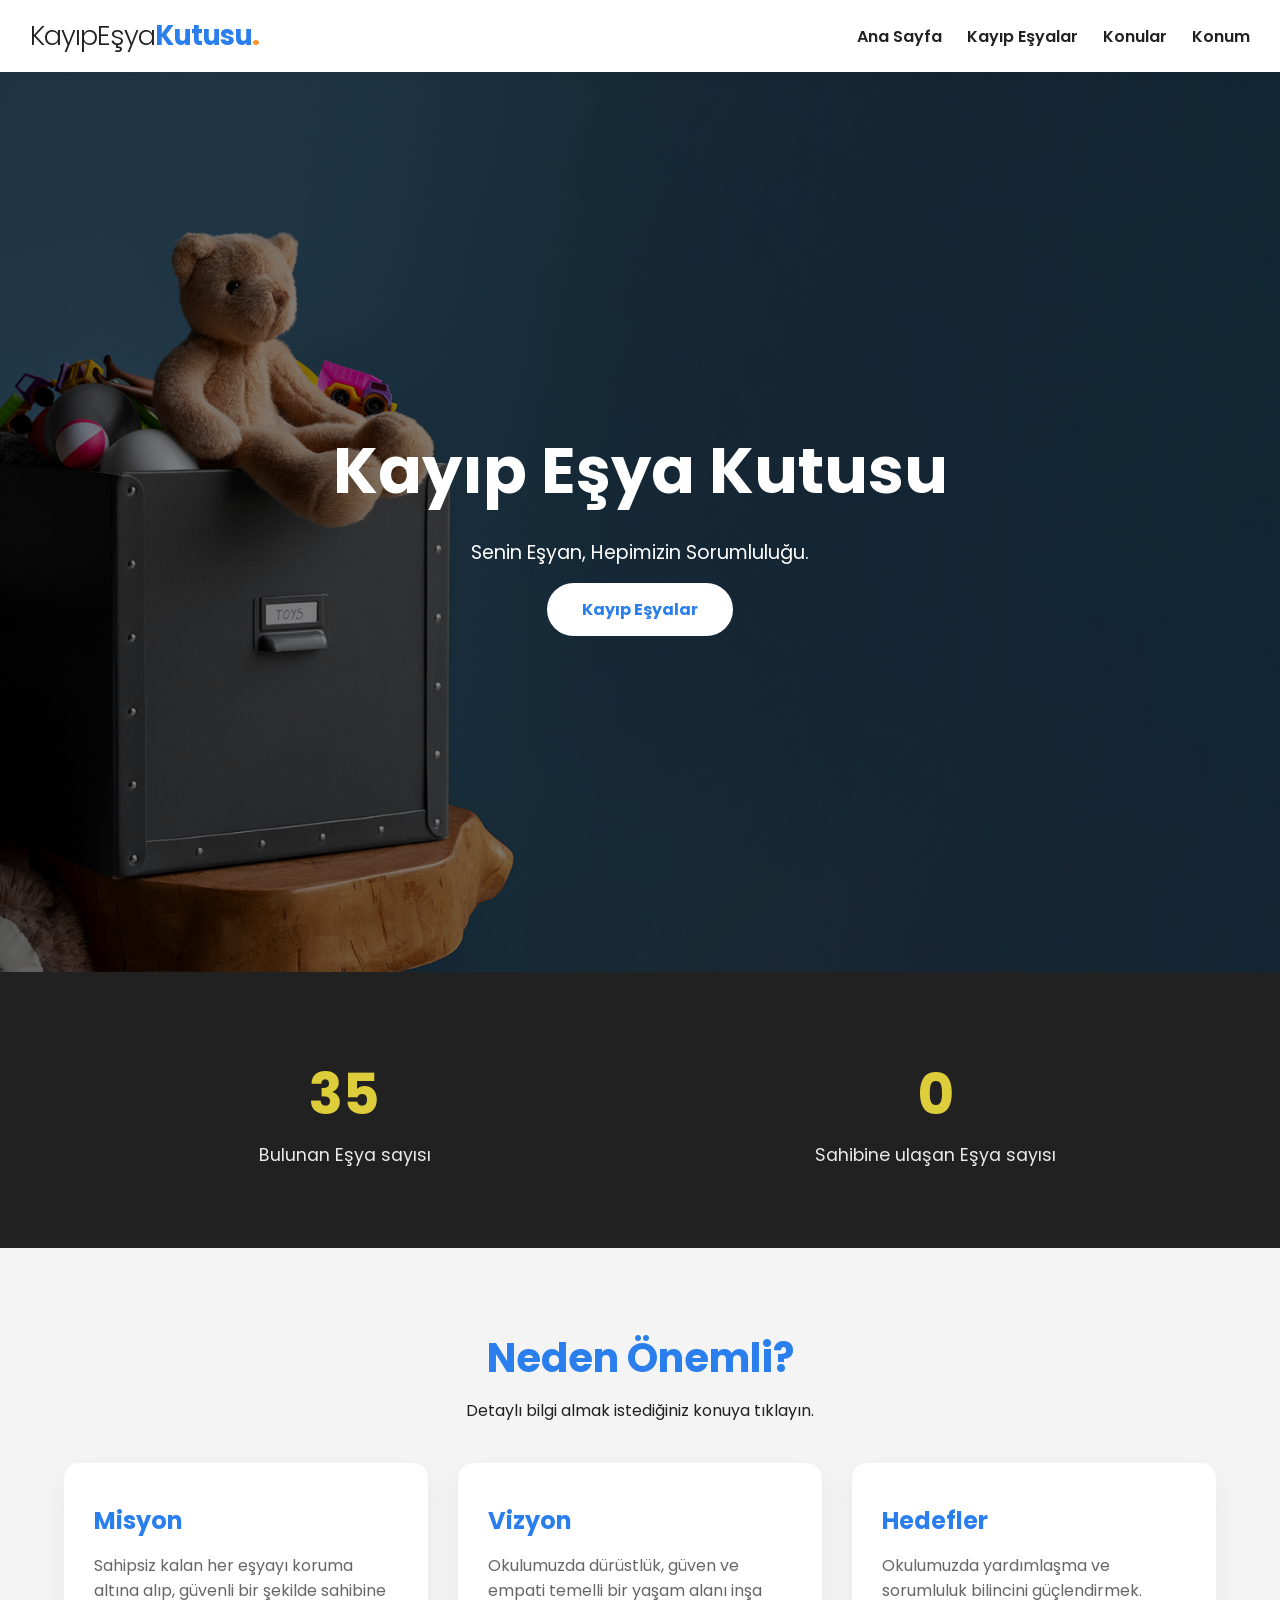
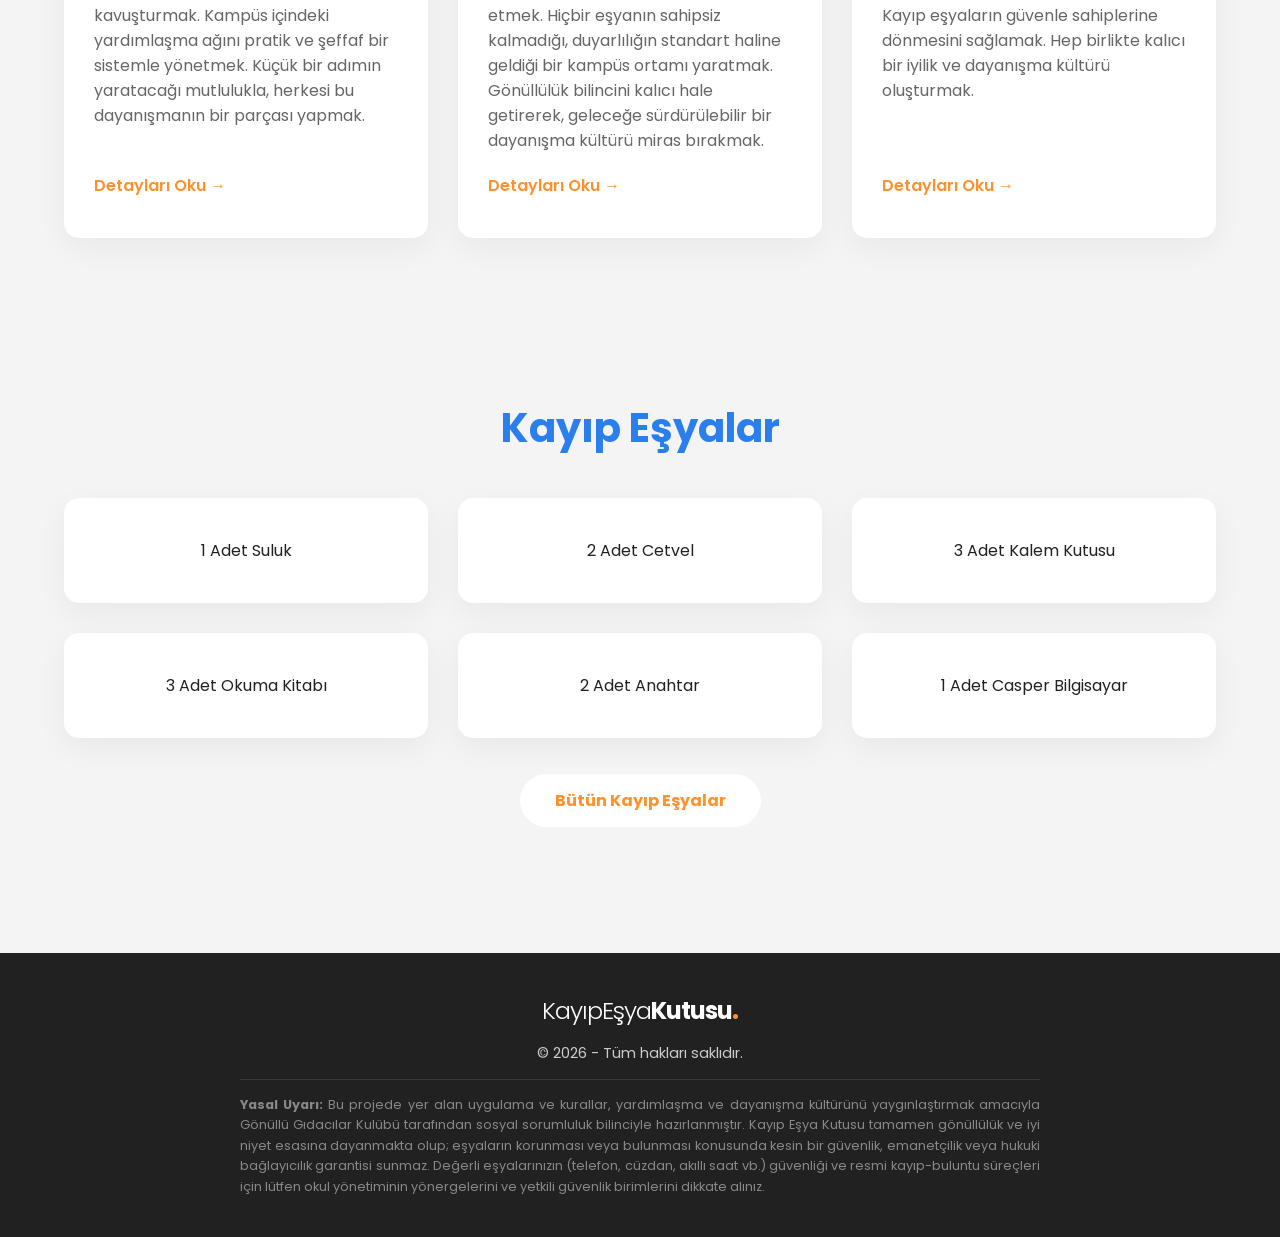
<file: index.html>
<!doctype html>
<html lang="tr">
  <head>
    <meta charset="UTF-8" />
    <meta name="viewport" content="width=device-width, initial-scale=1.0" />
    <title>Kayıp Eşya Kutusu</title>
    <link
      href="https://fonts.googleapis.com/css2?family=Poppins:wght@300;400;600;700&display=swap"
      rel="stylesheet"
    />
    <link rel="stylesheet" href="style.css" />
  </head>
  <body>
    <header class="navbar">
      <div class="logo">
        <a href="index.html">
          <span class="font-light">KayıpEşya</span>Kutusu<span class="dot"
            >.</span
          >
        </a>
      </div>

      <button class="hamburger" id="hamburger">☰</button>

      <nav id="navMenu">
        <ul class="nav-links">
          <li><a href="index.html">Ana Sayfa</a></li>
          <li><a href="kayipesyalar.html">Kayıp Eşyalar</a></li>
          <li><a href="index.html#farkindalik">Konular</a></li>
          <li><a href="konum.html">Konum</a></li>
        </ul>
      </nav>
    </header>

    <section class="hero-advanced"
  
    >
      <div class="hero-content fade-in">
        <h1>Kayıp Eşya Kutusu</h1>
        <p>Senin Eşyan, Hepimizin Sorumluluğu.</p>
        <a href="kayipesyalar.html" class="btn-primary">Kayıp Eşyalar</a>
      </div>
    </section>

    <section class="stats-section fade-in">
      <div class="stats-container">
        <div class="stat-box">
          <div class="stat-number" data-target="78">0</div>
          <p>Bulunan Eşya sayısı</p>
        </div>
        <div class="stat-box">
          <div class="stat-number" data-target="0">0</div>
          <p>Sahibine ulaşan Eşya sayısı</p>
        </div>
      </div>
    </section>

    <section id="farkindalik" class="topics-grid">
      <div class="section-title fade-in">
        <h2>Neden Önemli?</h2>
        <p>Detaylı bilgi almak istediğiniz konuya tıklayın.</p>
      </div>

      <div class="cards-container">
        <a href="misyon.html" class="topic-card slide-up">
          <h3>Misyon</h3>
          <p>
            Sahipsiz kalan her eşyayı koruma altına alıp, güvenli bir şekilde
            sahibine kavuşturmak. Kampüs içindeki yardımlaşma ağını pratik ve
            şeffaf bir sistemle yönetmek. Küçük bir adımın yaratacağı
            mutlulukla, herkesi bu dayanışmanın bir parçası yapmak.
          </p>
          <span class="read-more">Detayları Oku &rarr;</span>
        </a>

        <a
          href="vizyon.html"
          class="topic-card slide-up"
          style="transition-delay: 0.1s"
        >
          <h3>Vizyon</h3>
          <p>
            Okulumuzda dürüstlük, güven ve empati temelli bir yaşam alanı inşa
            etmek. Hiçbir eşyanın sahipsiz kalmadığı, duyarlılığın standart
            haline geldiği bir kampüs ortamı yaratmak. Gönüllülük bilincini
            kalıcı hale getirerek, geleceğe sürdürülebilir bir dayanışma kültürü
            miras bırakmak.
          </p>
          <span class="read-more">Detayları Oku &rarr;</span>
        </a>

        <a
          href="hedefler.html"
          class="topic-card slide-up"
          style="transition-delay: 0.2s"
        >
          <h3>Hedefler</h3>
          <p>
            Okulumuzda yardımlaşma ve sorumluluk bilincini güçlendirmek. Kayıp
            eşyaların güvenle sahiplerine dönmesini sağlamak. Hep birlikte
            kalıcı bir iyilik ve dayanışma kültürü oluşturmak.
          </p>
          <span class="read-more">Detayları Oku &rarr;</span>
        </a>
      </div>
    </section>

    <!-- Kayıp Eşyalar -->

    <section id="kayipEsyalar" class="topics-grid">
      <div class="section-title fade-in">
        <h2>Kayıp Eşyalar</h2>
      </div>

      <div class="cards-container">
        <!-- <div class="esyalar-card slide-up"> -->
           <div class="esyalar-card slide-up">
            <p>1 Adet Suluk</p>
          </div>
          <div class="esyalar-card slide-up">
            <p>2 Adet Cetvel</p>
          </div>
          <div class="esyalar-card slide-up">
            <p>3 Adet Kalem Kutusu</p>
          </div>
          <div class="esyalar-card slide-up">
            <p>3 Adet Okuma Kitabı</p>
          </div>
          <div class="esyalar-card slide-up">
            <p>2 Adet Anahtar</p>
          </div>
          <div class="esyalar-card slide-up">
            <p>1 Adet Casper Bilgisayar</p>
          </div>
        <!-- </div> -->
      </div>

      <div style="margin-top: 50px;">
        <a class="btn-primary" href="kayipesyalar.html">Bütün Kayıp Eşyalar</a>
      </div>
    </section>

    <!-- Kayıp Eşyalar -->

    <footer class="site-footer">
      <div class="footer-content">
        <div class="footer-logo">
          <span class="font-light">KayıpEşya</span>Kutusu<span class="dot"
            >.</span
          >
        </div>
        <p class="copyright">&copy; 2026 - Tüm hakları saklıdır.</p>
        <p class="disclaimer">
          <strong>Yasal Uyarı:</strong> Bu projede yer alan uygulama ve
          kurallar, yardımlaşma ve dayanışma kültürünü yaygınlaştırmak amacıyla
          Gönüllü Gıdacılar Kulübü tarafından sosyal sorumluluk bilinciyle
          hazırlanmıştır. Kayıp Eşya Kutusu tamamen gönüllülük ve iyi niyet
          esasına dayanmakta olup; eşyaların korunması veya bulunması konusunda
          kesin bir güvenlik, emanetçilik veya hukuki bağlayıcılık garantisi
          sunmaz. Değerli eşyalarınızın (telefon, cüzdan, akıllı saat vb.)
          güvenliği ve resmi kayıp-buluntu süreçleri için lütfen okul
          yönetiminin yönergelerini ve yetkili güvenlik birimlerini dikkate
          alınız.
        </p>
      </div>
    </footer>

    <script src="script.js"></script>
  </body>
</html>
</file>
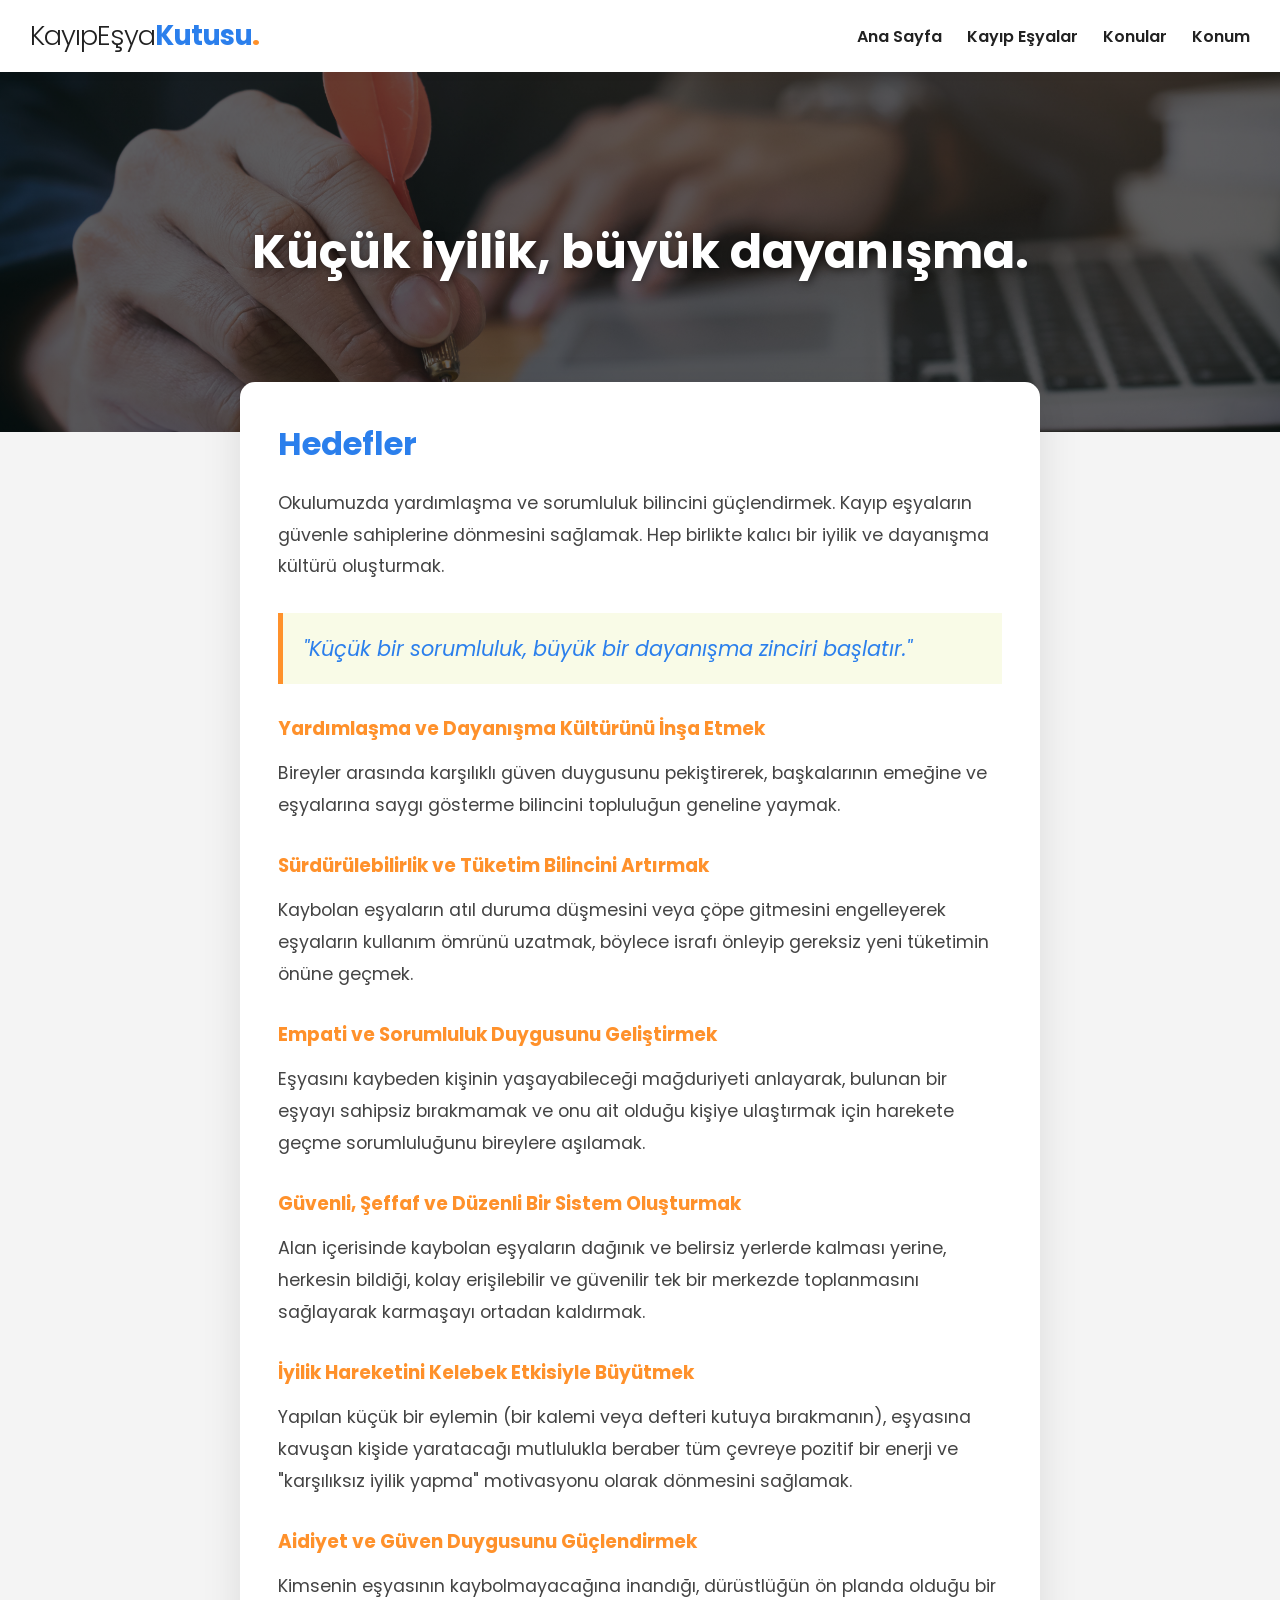
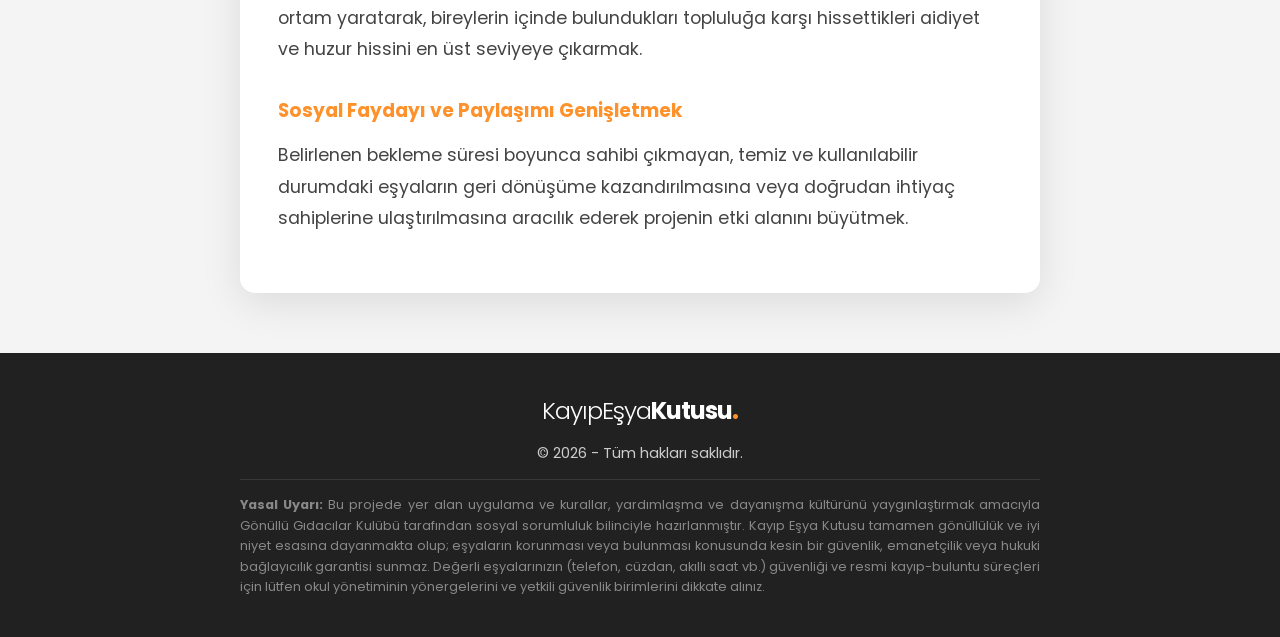
<file: hedefler.html>
<!doctype html>
<html lang="tr">
  <head>
    <meta charset="UTF-8" />
    <meta name="viewport" content="width=device-width, initial-scale=1.0" />
    <title>Kayıp Eşya Kutusu</title>
    <link
      href="https://fonts.googleapis.com/css2?family=Poppins:wght@300;400;600;700&display=swap"
      rel="stylesheet"
    />
    <link rel="stylesheet" href="style.css" />
  </head>
  <body>
   <header class="navbar">
      <div class="logo">
        <a href="index.html">
          <span class="font-light">KayıpEşya</span>Kutusu<span class="dot"
            >.</span
          >
        </a>
      </div>

      <button class="hamburger" id="hamburger">☰</button>

      <nav id="navMenu">
        <ul class="nav-links">
                   <li><a href="index.html">Ana Sayfa</a></li>
          <li><a href="kayipesyalar.html">Kayıp Eşyalar</a></li>
          <li><a href="index.html#farkindalik">Konular</a></li>
          <li><a href="konum.html">Konum</a></li>
        </ul>
      </nav>
    </header>

    <section
      class="page-header"
      style="
        background-image:
          linear-gradient(rgba(0, 0, 0, 0.6), rgba(0, 0, 0, 0.6)),
          url(images/hedef.jpg);
      "
    >
      <h1 class="fade-in">Küçük iyilik, büyük dayanışma.</h1>
    </section>

    <main class="reading-container slide-up">
      <article class="detailed-text">
        <h2>Hedefler</h2>
        <p>
          Okulumuzda yardımlaşma ve sorumluluk bilincini güçlendirmek. Kayıp
          eşyaların güvenle sahiplerine dönmesini sağlamak. Hep birlikte kalıcı
          bir iyilik ve dayanışma kültürü oluşturmak.
        </p>

        <blockquote>
          "Küçük bir sorumluluk, büyük bir dayanışma zinciri başlatır."
        </blockquote>

        <h3>Yardımlaşma ve Dayanışma Kültürünü İnşa Etmek</h3>
        <p>
          Bireyler arasında karşılıklı güven duygusunu pekiştirerek,
          başkalarının emeğine ve eşyalarına saygı gösterme bilincini topluluğun
          geneline yaymak.
        </p>

        <h3>Sürdürülebilirlik ve Tüketim Bilincini Artırmak</h3>
        <p>
          Kaybolan eşyaların atıl duruma düşmesini veya çöpe gitmesini
          engelleyerek eşyaların kullanım ömrünü uzatmak, böylece israfı önleyip
          gereksiz yeni tüketimin önüne geçmek.
        </p>

        <h3>Empati ve Sorumluluk Duygusunu Geliştirmek</h3>
        <p>
          Eşyasını kaybeden kişinin yaşayabileceği mağduriyeti anlayarak,
          bulunan bir eşyayı sahipsiz bırakmamak ve onu ait olduğu kişiye
          ulaştırmak için harekete geçme sorumluluğunu bireylere aşılamak.
        </p>

        <h3>Güvenli, Şeffaf ve Düzenli Bir Sistem Oluşturmak</h3>
        <p>
          Alan içerisinde kaybolan eşyaların dağınık ve belirsiz yerlerde
          kalması yerine, herkesin bildiği, kolay erişilebilir ve güvenilir tek
          bir merkezde toplanmasını sağlayarak karmaşayı ortadan kaldırmak.
        </p>

        <h3>İyilik Hareketini Kelebek Etkisiyle Büyütmek</h3>
        <p>
          Yapılan küçük bir eylemin (bir kalemi veya defteri kutuya bırakmanın),
          eşyasına kavuşan kişide yaratacağı mutlulukla beraber tüm çevreye
          pozitif bir enerji ve "karşılıksız iyilik yapma" motivasyonu olarak
          dönmesini sağlamak.
        </p>

        <h3>Aidiyet ve Güven Duygusunu Güçlendirmek</h3>
        <p>
          Kimsenin eşyasının kaybolmayacağına inandığı, dürüstlüğün ön planda
          olduğu bir ortam yaratarak, bireylerin içinde bulundukları topluluğa
          karşı hissettikleri aidiyet ve huzur hissini en üst seviyeye çıkarmak.
        </p>

        <h3>Sosyal Faydayı ve Paylaşımı Genişletmek</h3>
        <p>
          Belirlenen bekleme süresi boyunca sahibi çıkmayan, temiz ve
          kullanılabilir durumdaki eşyaların geri dönüşüme kazandırılmasına veya
          doğrudan ihtiyaç sahiplerine ulaştırılmasına aracılık ederek projenin
          etki alanını büyütmek.
        </p>
      </article>
    </main>

    <footer class="site-footer">
      <div class="footer-content">
        <div class="footer-logo">
          <span class="font-light">KayıpEşya</span>Kutusu<span class="dot"
            >.</span
          >
        </div>
        <p class="copyright">&copy; 2026 - Tüm hakları saklıdır.</p>
        <p class="disclaimer">
          <strong>Yasal Uyarı:</strong> Bu projede yer alan uygulama ve
          kurallar, yardımlaşma ve dayanışma kültürünü yaygınlaştırmak amacıyla
          Gönüllü Gıdacılar Kulübü tarafından sosyal sorumluluk bilinciyle
          hazırlanmıştır. Kayıp Eşya Kutusu tamamen gönüllülük ve iyi niyet
          esasına dayanmakta olup; eşyaların korunması veya bulunması konusunda
          kesin bir güvenlik, emanetçilik veya hukuki bağlayıcılık garantisi
          sunmaz. Değerli eşyalarınızın (telefon, cüzdan, akıllı saat vb.)
          güvenliği ve resmi kayıp-buluntu süreçleri için lütfen okul
          yönetiminin yönergelerini ve yetkili güvenlik birimlerini dikkate
          alınız.
        </p>
      </div>
    </footer>

    <script src="script.js"></script>
  </body>
</html>
</file>
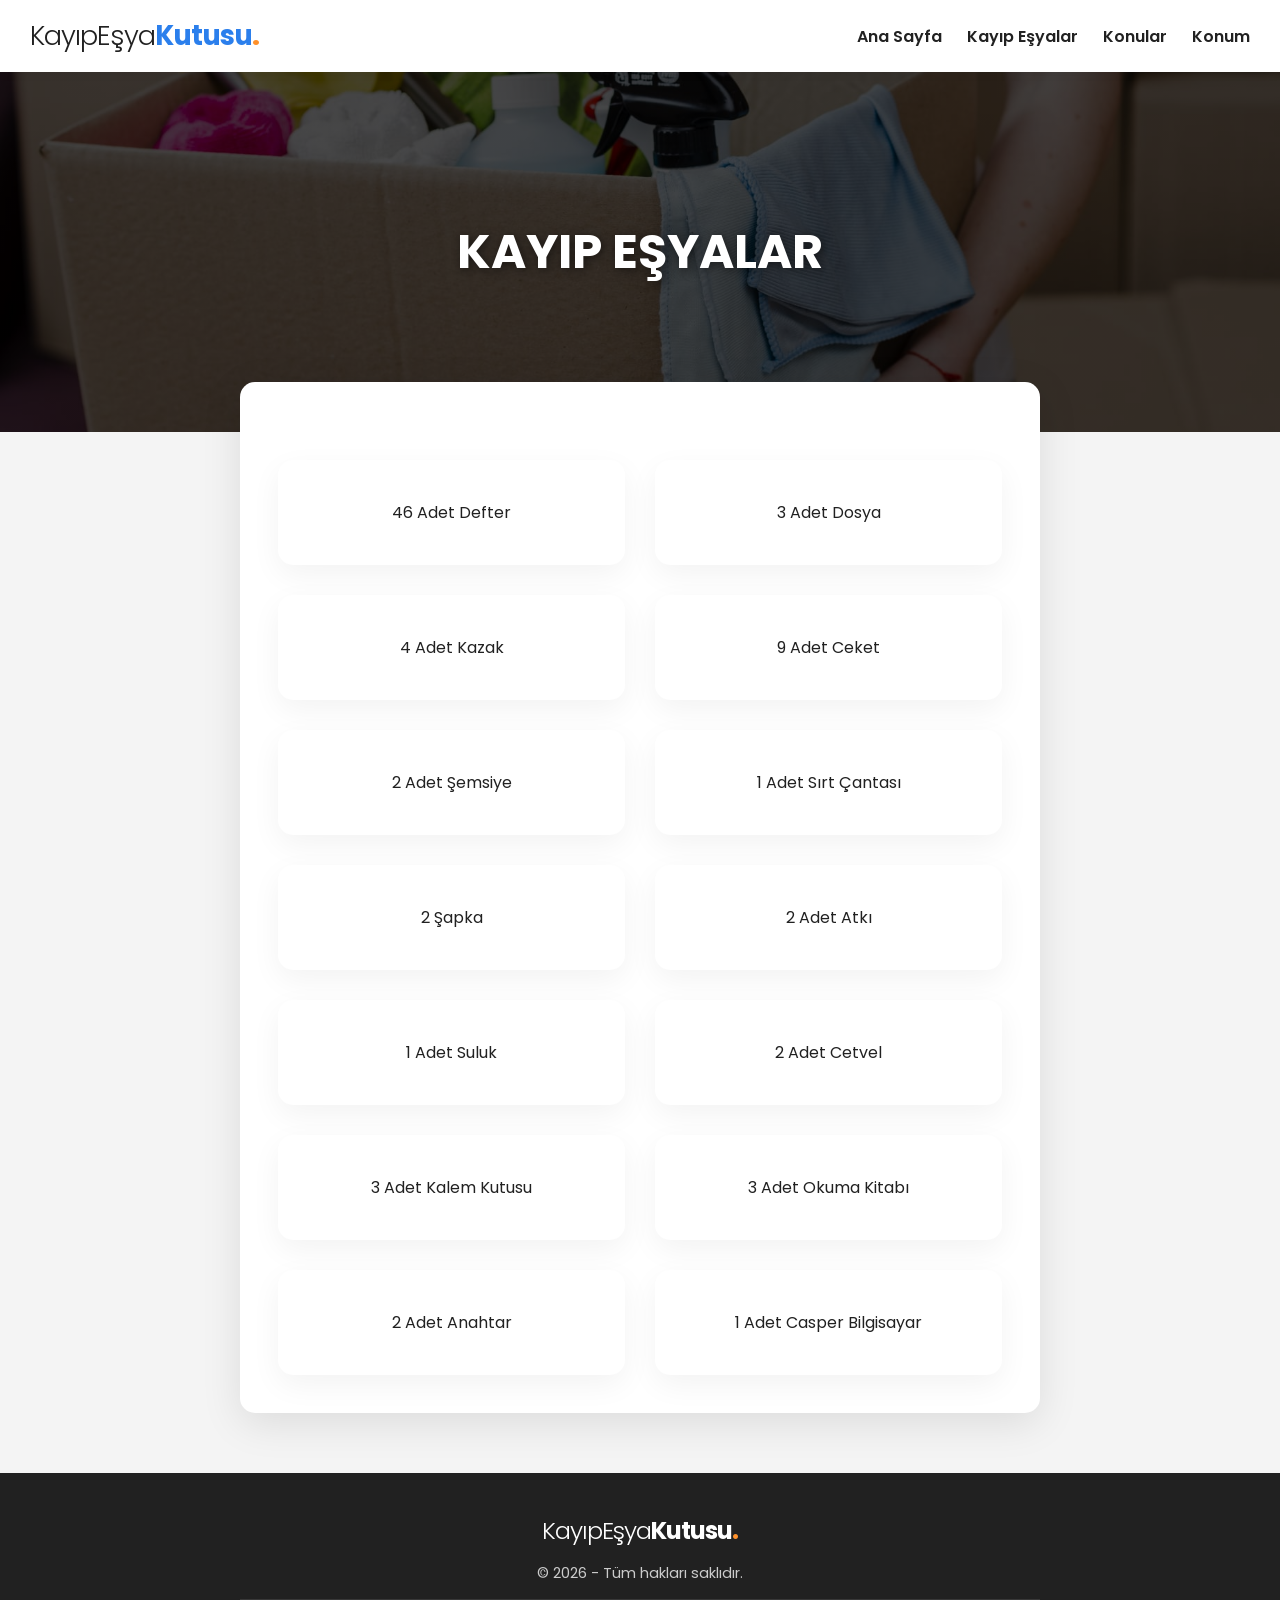
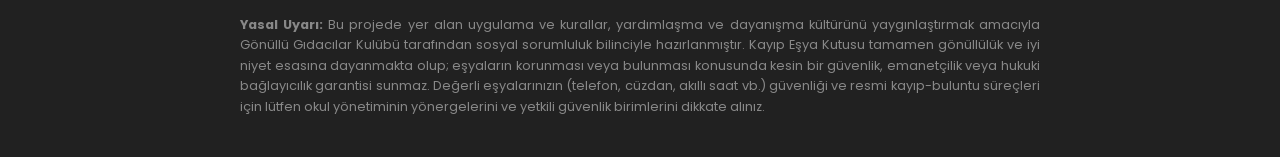
<file: kayipesyalar.html>
<!doctype html>
<html lang="tr">
  <head>
    <meta charset="UTF-8" />
    <meta name="viewport" content="width=device-width, initial-scale=1.0" />
    <title>Kayıp Eşya Kutusu</title>
    <link
      href="https://fonts.googleapis.com/css2?family=Poppins:wght@300;400;600;700&display=swap"
      rel="stylesheet"
    />
    <link rel="stylesheet" href="style.css" />
  </head>
  <body>
    <header class="navbar">
      <div class="logo">
        <a href="index.html">
          <span class="font-light">KayıpEşya</span>Kutusu<span class="dot"
            >.</span
          >
        </a>
      </div>

      <button class="hamburger" id="hamburger">☰</button>

      <nav id="navMenu">
        <ul class="nav-links">
            <li><a href="index.html">Ana Sayfa</a></li>
          <li><a href="kayipesyalar.html">Kayıp Eşyalar</a></li>
          <li><a href="index.html#farkindalik">Konular</a></li>
          <li><a href="konum.html">Konum</a></li>
        </ul>
      </nav>
    </header>

    <section
      class="page-header"
      style="
        background-image:
          linear-gradient(rgba(0, 0, 0, 0.7), rgba(0, 0, 0, 0.7)),
          url(images/kayipesyasayfa.jpeg);
      "
    >
      <h1 class="fade-in">KAYIP EŞYALAR</h1>
    </section>

    <main class="reading-container slide-up">
      <!-- <article class="detailed-text">
        <h2>Konum</h2>
        <p>
          Kayıp eşya kutumuzu Mühendislik ve Doğa Bilimleri Fakültesi C Blok 1.
          kat merdivenlerinin hemen yanında bulabilirsin!
        </p>

        <hr style="border: 0; border-top: 1px solid #eee; margin: 30px 0" />
      </article> -->

      <section id="kayipEsyalar">
        <div class="cards-container">
          <div class="esyalar-card slide-up">
            <p>46 Adet Defter</p>
          </div>
          <div class="esyalar-card slide-up">
            <p>3 Adet Dosya</p>
          </div>
          <div class="esyalar-card slide-up">
            <p>4 Adet Kazak</p>
          </div>
          <div class="esyalar-card slide-up">
            <p>9 Adet Ceket</p>
          </div>
          <div class="esyalar-card slide-up">
            <p>2 Adet Şemsiye</p>
          </div>
          <div class="esyalar-card slide-up">
            <p>1 Adet Sırt Çantası</p>
          </div>
          <div class="esyalar-card slide-up">
            <p>2 Şapka</p>
          </div>
          <div class="esyalar-card slide-up">
            <p>2 Adet Atkı</p>
          </div>
          <div class="esyalar-card slide-up">
            <p>1 Adet Suluk</p>
          </div>
          <div class="esyalar-card slide-up">
            <p>2 Adet Cetvel</p>
          </div>
          <div class="esyalar-card slide-up">
            <p>3 Adet Kalem Kutusu</p>
          </div>
          <div class="esyalar-card slide-up">
            <p>3 Adet Okuma Kitabı</p>
          </div>
          <div class="esyalar-card slide-up">
            <p>2 Adet Anahtar</p>
          </div>
          <div class="esyalar-card slide-up">
            <p>1 Adet Casper Bilgisayar</p>
          </div>
        </div>
      </section>
    </main>

    <footer class="site-footer">
      <div class="footer-content">
        <div class="footer-logo">
          <span class="font-light">KayıpEşya</span>Kutusu<span class="dot"
            >.</span
          >
        </div>
        <p class="copyright">&copy; 2026 - Tüm hakları saklıdır.</p>
        <p class="disclaimer">
          <strong>Yasal Uyarı:</strong> Bu projede yer alan uygulama ve
          kurallar, yardımlaşma ve dayanışma kültürünü yaygınlaştırmak amacıyla
          Gönüllü Gıdacılar Kulübü tarafından sosyal sorumluluk bilinciyle
          hazırlanmıştır. Kayıp Eşya Kutusu tamamen gönüllülük ve iyi niyet
          esasına dayanmakta olup; eşyaların korunması veya bulunması konusunda
          kesin bir güvenlik, emanetçilik veya hukuki bağlayıcılık garantisi
          sunmaz. Değerli eşyalarınızın (telefon, cüzdan, akıllı saat vb.)
          güvenliği ve resmi kayıp-buluntu süreçleri için lütfen okul
          yönetiminin yönergelerini ve yetkili güvenlik birimlerini dikkate
          alınız.
        </p>
      </div>
    </footer>

    <script src="script.js"></script>
  </body>
</html>
</file>
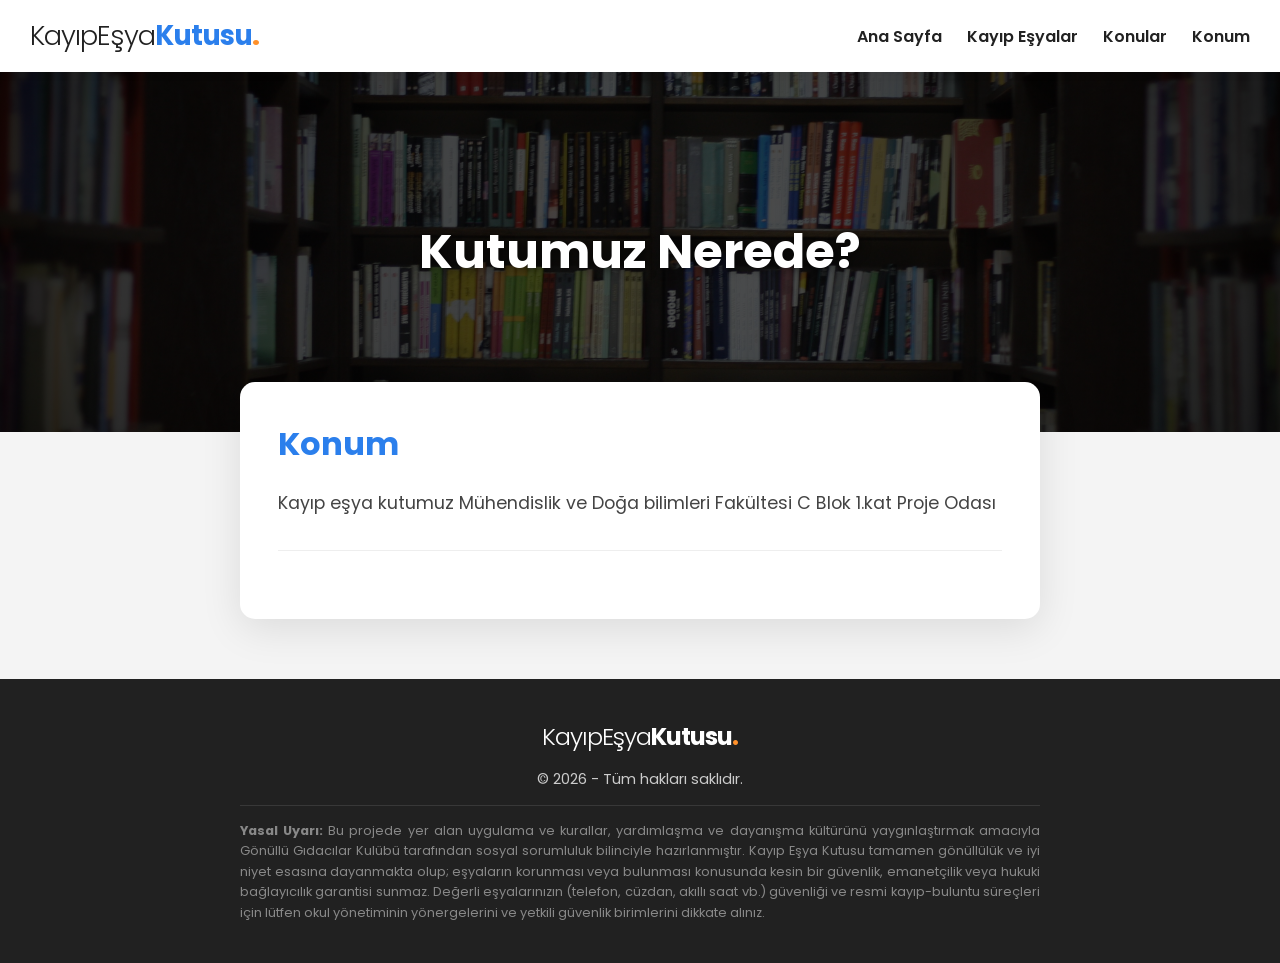
<file: konum.html>
<!doctype html>
<html lang="tr">
  <head>
    <meta charset="UTF-8" />
    <meta name="viewport" content="width=device-width, initial-scale=1.0" />
    <title>Kayıp Eşya Kutusu</title>
    <link
      href="https://fonts.googleapis.com/css2?family=Poppins:wght@300;400;600;700&display=swap"
      rel="stylesheet"
    />
    <link rel="stylesheet" href="style.css" />
  </head>
  <body>
   <header class="navbar">
      <div class="logo">
        <a href="index.html">
          <span class="font-light">KayıpEşya</span>Kutusu<span class="dot"
            >.</span
          >
        </a>
      </div>

      <button class="hamburger" id="hamburger">☰</button>

      <nav id="navMenu">
        <ul class="nav-links">
                 <li><a href="index.html">Ana Sayfa</a></li>
          <li><a href="kayipesyalar.html">Kayıp Eşyalar</a></li>
          <li><a href="index.html#farkindalik">Konular</a></li>
          <li><a href="konum.html">Konum</a></li>
        </ul>
      </nav>
    </header>

    <section
      class="page-header"
      style="
        background-image:
          linear-gradient(rgba(0, 0, 0, 0.7), rgba(0, 0, 0, 0.7)),
          url(images/kutuphane.jpg);
      "
    >
      <h1 class="fade-in">Kutumuz Nerede?</h1>
    </section>

    <main class="reading-container slide-up">
      <article class="detailed-text">
        <h2>Konum</h2>
        <p>
       Kayıp eşya kutumuz Mühendislik ve Doğa bilimleri Fakültesi C Blok 1.kat Proje Odası
        </p>

        <hr style="border: 0; border-top: 1px solid #eee; margin: 30px 0" />
      </article>
    </main>

    <footer class="site-footer">
      <div class="footer-content">
        <div class="footer-logo">
          <span class="font-light">KayıpEşya</span>Kutusu<span class="dot"
            >.</span
          >
        </div>
        <p class="copyright">&copy; 2026 - Tüm hakları saklıdır.</p>
        <p class="disclaimer">
          <strong>Yasal Uyarı:</strong> Bu projede yer alan uygulama ve
          kurallar, yardımlaşma ve dayanışma kültürünü yaygınlaştırmak amacıyla
          Gönüllü Gıdacılar Kulübü tarafından sosyal sorumluluk bilinciyle
          hazırlanmıştır. Kayıp Eşya Kutusu tamamen gönüllülük ve iyi niyet
          esasına dayanmakta olup; eşyaların korunması veya bulunması konusunda
          kesin bir güvenlik, emanetçilik veya hukuki bağlayıcılık garantisi
          sunmaz. Değerli eşyalarınızın (telefon, cüzdan, akıllı saat vb.)
          güvenliği ve resmi kayıp-buluntu süreçleri için lütfen okul
          yönetiminin yönergelerini ve yetkili güvenlik birimlerini dikkate
          alınız.
        </p>
      </div>
    </footer>

    <script src="script.js"></script>
  </body>
</html>
</file>
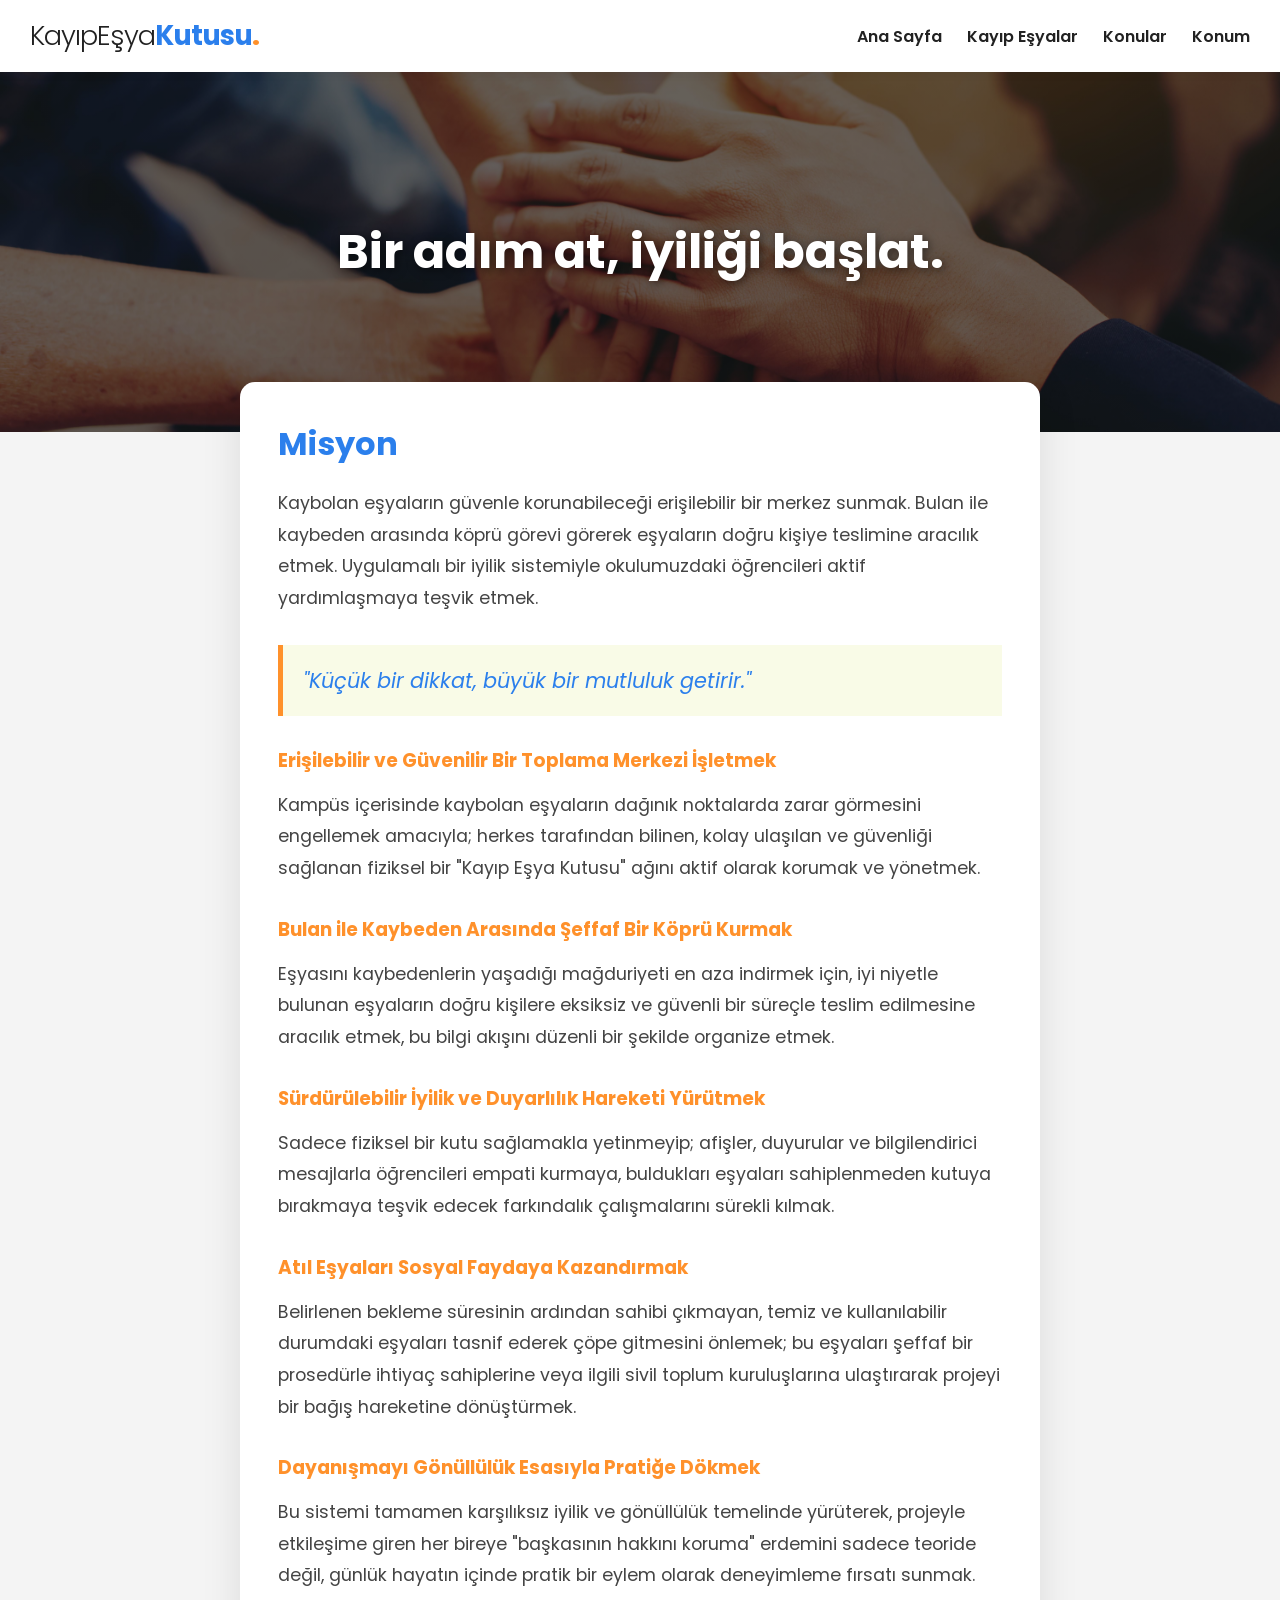
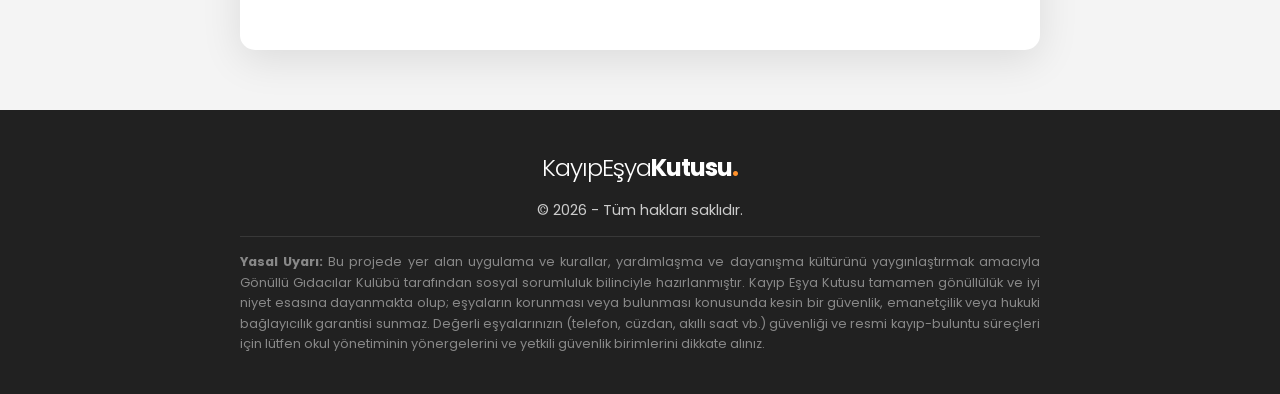
<file: misyon.html>
<!doctype html>
<html lang="tr">
  <head>
    <meta charset="UTF-8" />
    <meta name="viewport" content="width=device-width, initial-scale=1.0" />
    <title>Kayıp Eşya Kutusu</title>
    <link
      href="https://fonts.googleapis.com/css2?family=Poppins:wght@300;400;600;700&display=swap"
      rel="stylesheet"
    />
    <link rel="stylesheet" href="style.css" />
  </head>
  <body>
   <header class="navbar">
      <div class="logo">
        <a href="index.html">
          <span class="font-light">KayıpEşya</span>Kutusu<span class="dot"
            >.</span
          >
        </a>
      </div>

      <button class="hamburger" id="hamburger">☰</button>

      <nav id="navMenu">
        <ul class="nav-links">
          <li><a href="index.html">Ana Sayfa</a></li>
          <li><a href="kayipesyalar.html">Kayıp Eşyalar</a></li>
          <li><a href="index.html#farkindalik">Konular</a></li>
          <li><a href="konum.html">Konum</a></li>
        </ul>
      </nav>
    </header>

    <section
      class="page-header"
      style="
        background-image:
          linear-gradient(rgba(0, 0, 0, 0.6), rgba(0, 0, 0, 0.6)),
          url(images/misyon.jpg);
      "
    >
      <h1 class="fade-in">Bir adım at, iyiliği başlat.</h1>
    </section>

    <main class="reading-container slide-up">
      <article class="detailed-text">
        <h2>Misyon</h2>
        <p>
          Kaybolan eşyaların güvenle korunabileceği erişilebilir bir merkez
          sunmak. Bulan ile kaybeden arasında köprü görevi görerek eşyaların
          doğru kişiye teslimine aracılık etmek. Uygulamalı bir iyilik
          sistemiyle okulumuzdaki öğrencileri aktif yardımlaşmaya teşvik etmek.
        </p>

        <blockquote>"Küçük bir dikkat, büyük bir mutluluk getirir."</blockquote>

        <h3>Erişilebilir ve Güvenilir Bir Toplama Merkezi İşletmek</h3>
        <p>
          Kampüs içerisinde kaybolan eşyaların dağınık noktalarda zarar
          görmesini engellemek amacıyla; herkes tarafından bilinen, kolay
          ulaşılan ve güvenliği sağlanan fiziksel bir "Kayıp Eşya Kutusu" ağını
          aktif olarak korumak ve yönetmek.
        </p>

        <h3>Bulan ile Kaybeden Arasında Şeffaf Bir Köprü Kurmak</h3>
        <p>
          Eşyasını kaybedenlerin yaşadığı mağduriyeti en aza indirmek için, iyi
          niyetle bulunan eşyaların doğru kişilere eksiksiz ve güvenli bir
          süreçle teslim edilmesine aracılık etmek, bu bilgi akışını düzenli bir
          şekilde organize etmek.
        </p>

        <h3>Sürdürülebilir İyilik ve Duyarlılık Hareketi Yürütmek</h3>
        <p>
          Sadece fiziksel bir kutu sağlamakla yetinmeyip; afişler, duyurular ve
          bilgilendirici mesajlarla öğrencileri empati kurmaya, buldukları
          eşyaları sahiplenmeden kutuya bırakmaya teşvik edecek farkındalık
          çalışmalarını sürekli kılmak.
        </p>

        <h3>Atıl Eşyaları Sosyal Faydaya Kazandırmak</h3>
        <p>
          Belirlenen bekleme süresinin ardından sahibi çıkmayan, temiz ve
          kullanılabilir durumdaki eşyaları tasnif ederek çöpe gitmesini
          önlemek; bu eşyaları şeffaf bir prosedürle ihtiyaç sahiplerine veya
          ilgili sivil toplum kuruluşlarına ulaştırarak projeyi bir bağış
          hareketine dönüştürmek.
        </p>

        <h3>Dayanışmayı Gönüllülük Esasıyla Pratiğe Dökmek</h3>
        <p>
          Bu sistemi tamamen karşılıksız iyilik ve gönüllülük temelinde
          yürüterek, projeyle etkileşime giren her bireye "başkasının hakkını
          koruma" erdemini sadece teoride değil, günlük hayatın içinde pratik
          bir eylem olarak deneyimleme fırsatı sunmak.
        </p>
      </article>
    </main>

    <footer class="site-footer">
      <div class="footer-content">
        <div class="footer-logo">
          <span class="font-light">KayıpEşya</span>Kutusu<span class="dot"
            >.</span
          >
        </div>
        <p class="copyright">&copy; 2026 - Tüm hakları saklıdır.</p>
        <p class="disclaimer">
          <strong>Yasal Uyarı:</strong> Bu projede yer alan uygulama ve
          kurallar, yardımlaşma ve dayanışma kültürünü yaygınlaştırmak amacıyla
          Gönüllü Gıdacılar Kulübü tarafından sosyal sorumluluk bilinciyle
          hazırlanmıştır. Kayıp Eşya Kutusu tamamen gönüllülük ve iyi niyet
          esasına dayanmakta olup; eşyaların korunması veya bulunması konusunda
          kesin bir güvenlik, emanetçilik veya hukuki bağlayıcılık garantisi
          sunmaz. Değerli eşyalarınızın (telefon, cüzdan, akıllı saat vb.)
          güvenliği ve resmi kayıp-buluntu süreçleri için lütfen okul
          yönetiminin yönergelerini ve yetkili güvenlik birimlerini dikkate
          alınız.
        </p>
      </div>
    </footer>

    <script src="script.js"></script>
  </body>
</html>
</file>
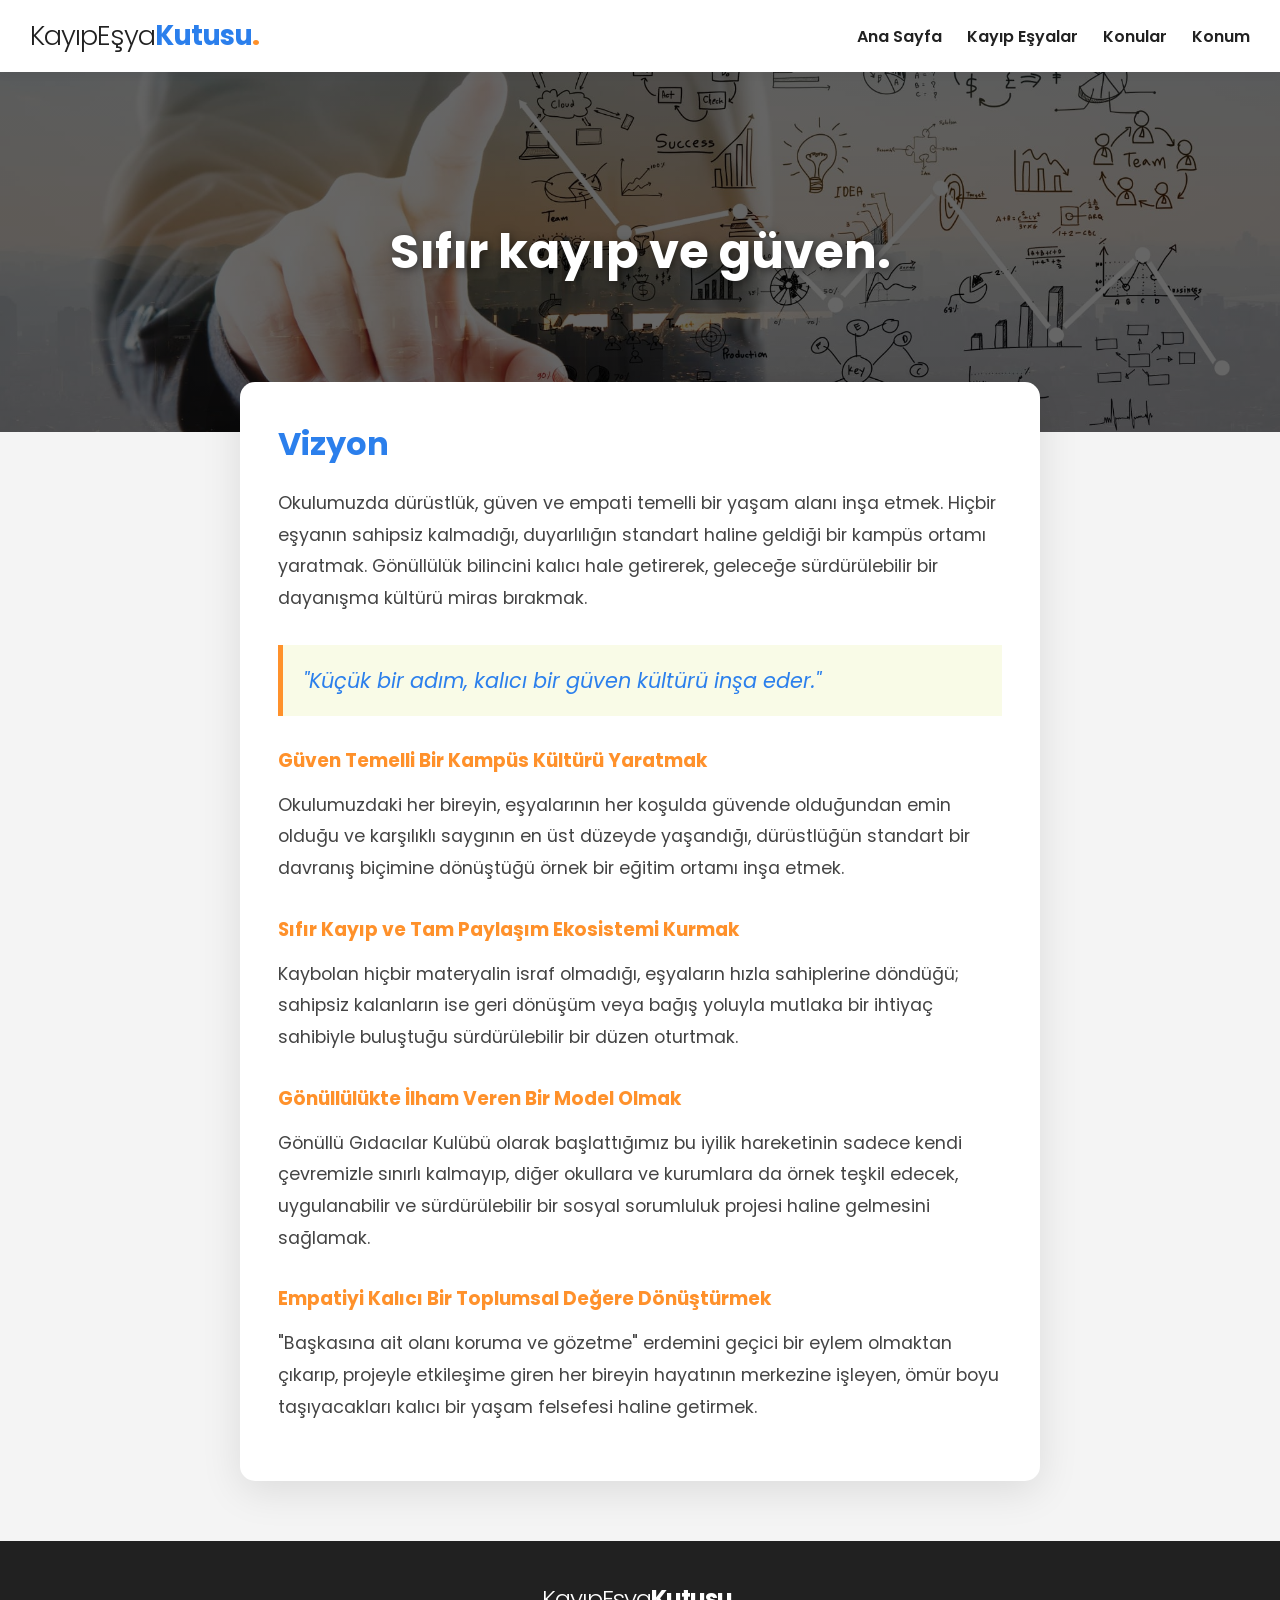
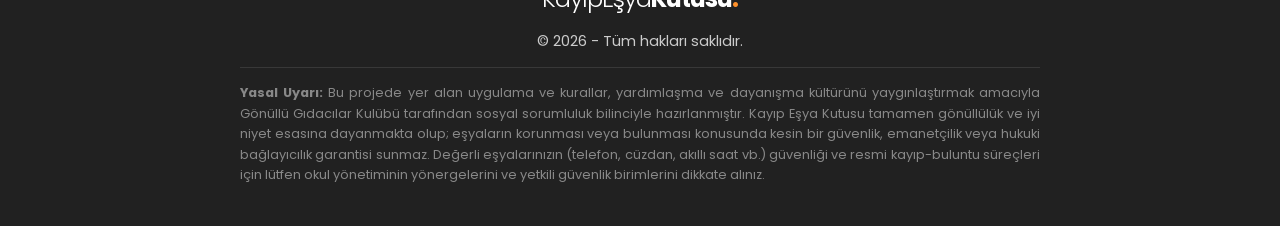
<file: vizyon.html>
<!doctype html>
<html lang="tr">
  <head>
    <meta charset="UTF-8" />
    <meta name="viewport" content="width=device-width, initial-scale=1.0" />
    <title>Kayıp Eşya Kutusu</title>
    <link
      href="https://fonts.googleapis.com/css2?family=Poppins:wght@300;400;600;700&display=swap"
      rel="stylesheet"
    />
    <link rel="stylesheet" href="style.css" />
  </head>
  <body>
   <header class="navbar">
      <div class="logo">
        <a href="index.html">
          <span class="font-light">KayıpEşya</span>Kutusu<span class="dot"
            >.</span
          >
        </a>
      </div>

      <button class="hamburger" id="hamburger">☰</button>

      <nav id="navMenu">
        <ul class="nav-links">
              <li><a href="index.html">Ana Sayfa</a></li>
          <li><a href="kayipesyalar.html">Kayıp Eşyalar</a></li>
          <li><a href="index.html#farkindalik">Konular</a></li>
          <li><a href="konum.html">Konum</a></li>
        </ul>
      </nav>
    </header>

    <section
      class="page-header"
      style="
        background-image:
          linear-gradient(rgba(0, 0, 0, 0.6), rgba(0, 0, 0, 0.6)),
          url(images/vizyon.jpeg);
      "
    >
      <h1 class="fade-in">Sıfır kayıp ve güven.</h1>
    </section>

    <main class="reading-container slide-up">
      <article class="detailed-text">
        <h2>Vizyon</h2>
        <p>
          Okulumuzda dürüstlük, güven ve empati temelli bir yaşam alanı inşa
          etmek. Hiçbir eşyanın sahipsiz kalmadığı, duyarlılığın standart haline
          geldiği bir kampüs ortamı yaratmak. Gönüllülük bilincini kalıcı hale
          getirerek, geleceğe sürdürülebilir bir dayanışma kültürü miras
          bırakmak.
        </p>

        <blockquote>
          "Küçük bir adım, kalıcı bir güven kültürü inşa eder."
        </blockquote>

        <h3>Güven Temelli Bir Kampüs Kültürü Yaratmak</h3>
        <p>
          Okulumuzdaki her bireyin, eşyalarının her koşulda güvende olduğundan
          emin olduğu ve karşılıklı saygının en üst düzeyde yaşandığı,
          dürüstlüğün standart bir davranış biçimine dönüştüğü örnek bir eğitim
          ortamı inşa etmek.
        </p>

        <h3>Sıfır Kayıp ve Tam Paylaşım Ekosistemi Kurmak</h3>
        <p>
          Kaybolan hiçbir materyalin israf olmadığı, eşyaların hızla sahiplerine
          döndüğü; sahipsiz kalanların ise geri dönüşüm veya bağış yoluyla
          mutlaka bir ihtiyaç sahibiyle buluştuğu sürdürülebilir bir düzen
          oturtmak.
        </p>

        <h3>Gönüllülükte İlham Veren Bir Model Olmak</h3>
        <p>
          Gönüllü Gıdacılar Kulübü olarak başlattığımız bu iyilik hareketinin
          sadece kendi çevremizle sınırlı kalmayıp, diğer okullara ve kurumlara
          da örnek teşkil edecek, uygulanabilir ve sürdürülebilir bir sosyal
          sorumluluk projesi haline gelmesini sağlamak.
        </p>

        <h3>Empatiyi Kalıcı Bir Toplumsal Değere Dönüştürmek</h3>
        <p>
          "Başkasına ait olanı koruma ve gözetme" erdemini geçici bir eylem
          olmaktan çıkarıp, projeyle etkileşime giren her bireyin hayatının
          merkezine işleyen, ömür boyu taşıyacakları kalıcı bir yaşam felsefesi
          haline getirmek.
        </p>
      </article>
    </main>

    <footer class="site-footer">
      <div class="footer-content">
        <div class="footer-logo">
          <span class="font-light">KayıpEşya</span>Kutusu<span class="dot"
            >.</span
          >
        </div>
        <p class="copyright">&copy; 2026 - Tüm hakları saklıdır.</p>
        <p class="disclaimer">
          <strong>Yasal Uyarı:</strong> Bu projede yer alan uygulama ve
          kurallar, yardımlaşma ve dayanışma kültürünü yaygınlaştırmak amacıyla
          Gönüllü Gıdacılar Kulübü tarafından sosyal sorumluluk bilinciyle
          hazırlanmıştır. Kayıp Eşya Kutusu tamamen gönüllülük ve iyi niyet
          esasına dayanmakta olup; eşyaların korunması veya bulunması konusunda
          kesin bir güvenlik, emanetçilik veya hukuki bağlayıcılık garantisi
          sunmaz. Değerli eşyalarınızın (telefon, cüzdan, akıllı saat vb.)
          güvenliği ve resmi kayıp-buluntu süreçleri için lütfen okul
          yönetiminin yönergelerini ve yetkili güvenlik birimlerini dikkate
          alınız.
        </p>
      </div>
    </footer>

    <script src="script.js"></script>
  </body>
</html>
</file>
<file: style.css>
:root {
  --primary: #2b7fec;
  --secondary: #ff912b;
  /* --accent: #81c784; */
  --accent: #ddcd3a;
  --dark: #212121;
  --light: #f9fbe7;
  --white: #ffffff;
}

* {
  margin: 0;
  padding: 0;
  box-sizing: border-box;
  font-family: "Poppins", sans-serif;
}

body {
  /* background-color: var(--light); */
  background-color: #f4f4f4;
  color: var(--dark);
  overflow-x: hidden;
}

.navbar {
  display: flex;
  justify-content: space-between;
  align-items: center;
  padding: 20px 5%;
  background-color: rgba(255, 255, 255, 0.95);
  backdrop-filter: blur(10px);
  position: fixed;
  width: 100%;
  top: 0;
  z-index: 1000;
  box-shadow: 0 2px 10px rgba(0, 0, 0, 0.05);
}

/* --- Modern Tipografik Logo --- */
.logo {
  font-size: 1.7rem;
  font-weight: 700;
  color: var(--primary);
  letter-spacing: -1px;
  user-select: none;
}
.logo .font-light {
  font-weight: 300;
  color: var(--dark);
}
.logo .dot {
  color: var(--secondary);
}
.logo a {
  text-decoration: none;
  color: inherit;
  transition: color 0.3s;
}

.nav-links {
  list-style: none;
  display: flex;
  gap: 25px;
}
.nav-links a {
  text-decoration: none;
  color: var(--dark);
  font-weight: 600;
  transition: color 0.3s;
}
.nav-links a:hover {
  color: var(--secondary);
}

.hero-advanced {
  height: 100vh;
  /* background:
    linear-gradient(rgba(0, 0, 0, 0.5), rgba(0, 0, 0, 0.5)),
    url(images/kayipesya.jpg) no-repeat 20% center / cover; */

            background-image:
          linear-gradient(rgba(0, 0, 0, 0.5), rgba(0, 0, 0, 0.5)),
          url(images/kayipesya.jpg);

  background-size: cover;
  background-position: 20% center;
  background-repeat: no-repeat;

  display: flex;
  align-items: center;
  justify-content: center;
  text-align: center;
  color: var(--white);
  height: 100vh;
  height: 100dvh;
}
@media (max-width: 768px) {
  .hero-advanced {
    background-position: 10% center !important;
  }
}

.hero-advanced .content {
  position: relative;
  z-index: 2;
  color: white;
}

@media (max-width: 768px) {
  .hero-advanced {
    background-position: left center;
  }
}

@media (max-width: 768px) {
  .hero-advanced {
    background-position: center top;
    height: 100vh;
  }
}
.hero-content h1 {
  font-size: 4rem;
  margin-bottom: 20px;
}
.hero-content p {
  font-size: 1.2rem;
  margin-bottom: 30px;
}
.btn-primary {
  padding: 15px 35px;
  background: var(--white);
  color: var(--primary);
  text-decoration: none;
  font-weight: 700;
  border-radius: 30px;
  transition: 0.3s;
}
.btn-primary:hover {
  background: var(--accent);
  color: var(--white);
}

/* --- Sayaç Tasarımı --- */
.stats-section {
  background-color: var(--dark);
  /* background-color: var(--primary); */
  color: var(--white);
  padding: 60px 5%;
  text-align: center;
}
.stats-container {
  display: flex;
  justify-content: space-around;
  flex-wrap: wrap;
  gap: 30px;
  max-width: 1200px;
  margin: 0 auto;
}
.stat-box {
  flex: 1;
  min-width: 250px;
  padding: 20px;
}
.stat-icon {
  font-size: 3rem;
  margin-bottom: 15px;
}
.stat-number {
  font-size: 3.5rem;
  font-weight: 700;
  color: var(--accent);
  margin-bottom: 5px;
}
.stat-box p {
  font-size: 1.1rem;
  opacity: 0.9;
}

/* Kartlar ve Detay Sayfaları */
.topics-grid {
  padding: 80px 5%;
  text-align: center;
}
.section-title h2 {
  font-size: 2.5rem;
  color: var(--primary);
  margin-bottom: 10px;
}
.cards-container {
  display: grid;
  grid-template-columns: repeat(auto-fit, minmax(300px, 1fr));
  gap: 30px;
  max-width: 1200px;
  margin: 40px auto 0;
}
.topic-card {
  background: var(--white);
  padding: 40px 30px;
  border-radius: 15px;
  text-decoration: none;
  color: var(--dark);
  text-align: left;
  box-shadow: 0 10px 30px rgba(0, 0, 0, 0.05);
  transition: 0.4s;
  display: flex;
  flex-direction: column;
}
.topic-card:hover {
  transform: translateY(-15px);
  border-color: var(--accent);
}
.card-icon {
  font-size: 3rem;
  margin-bottom: 20px;
}
.topic-card h3 {
  font-size: 1.5rem;
  color: var(--primary);
  margin-bottom: 15px;
}
.topic-card p {
  margin-bottom: 20px;
  color: #666;
  flex-grow: 1;
}
.read-more {
  font-weight: 600;
  color: var(--secondary);
  transition: 0.3s;
}
.topic-card:hover .read-more {
  transform: translateX(10px);
}

.page-header {
  height: 40vh;
  background-size: cover;
  background-position: center;
  display: flex;
  align-items: center;
  justify-content: center;
  color: var(--white);
  /* margin-top: 70px; */
}
.page-header h1 {
  font-size: 3rem;
  text-shadow: 2px 2px 10px rgba(0, 0, 0, 0.5);
}
.reading-container {
  max-width: 800px;
  margin: -50px auto 50px auto;
  background: var(--white);
  padding: 38px;
  border-radius: 15px;
  box-shadow: 0 10px 40px rgba(0, 0, 0, 0.1);
  position: relative;
  z-index: 10;
}
.detailed-text h2 {
  color: var(--primary);
  font-size: 2rem;
  margin-bottom: 20px;
}
.detailed-text h3 {
  color: var(--secondary);
  margin: 30px 0 15px 0;
}
.detailed-text p {
  font-size: 1.1rem;
  line-height: 1.8;
  margin-bottom: 20px;
  color: #444;
}
.detailed-text img {
  width: 100%;
  height: auto;
  border-radius: 10px;
  margin: 20px 0;
  box-shadow: 0 4px 15px rgba(0, 0, 0, 0.1);
}
blockquote {
  font-style: italic;
  font-size: 1.3rem;
  border-left: 5px solid var(--secondary);
  padding: 20px;
  margin: 30px 0;
  background: var(--light);
  color: var(--primary);
}
.action-list {
  list-style: none;
}
.action-list li {
  font-size: 1.1rem;
  margin-bottom: 15px;
  padding-left: 25px;
  position: relative;
}
.action-list li::before {
  content: "🌱";
  position: absolute;
  left: 0;
  top: 2px;
}

/* --- Yeni Profesyonel Footer --- */
.site-footer {
  background-color: var(--dark);
  color: var(--white);
  text-align: center;
  padding: 40px 20px;
  margin-top: 60px;
}
.footer-content {
  max-width: 800px;
  margin: 0 auto;
}
.footer-logo {
  font-size: 1.5rem;
  font-weight: 700;
  color: var(--white);
  margin-bottom: 15px;
  letter-spacing: -1px;
}
.footer-logo .font-light {
  font-weight: 300;
}
.footer-logo .dot {
  color: var(--secondary);
}
.copyright {
  font-size: 0.9rem;
  color: #ccc;
  margin-bottom: 15px;
}
.disclaimer {
  font-size: 0.8rem;
  color: #888;
  line-height: 1.6;
  text-align: justify;
  padding-top: 15px;
  border-top: 1px solid rgba(255, 255, 255, 0.1);
}

/* Animasyonlar */
.fade-in {
  opacity: 0;
  transform: translateY(20px);
  transition:
    opacity 0.8s ease-out,
    transform 0.8s ease-out;
}
.slide-up {
  opacity: 0;
  transform: translateY(50px);
  transition:
    opacity 0.8s ease-out,
    transform 0.8s ease-out;
}
.is-visible {
  opacity: 1;
  transform: translateY(0);
}

/*  */
.navbar {
  display: flex;
  justify-content: space-between;
  align-items: center;
  padding: 15px 30px;
  position: relative;
}

.nav-links {
  display: flex;
  gap: 25px;
  list-style: none;
}

.nav-links a {
  text-decoration: none;
  /* color: #fff; */
}

.hamburger {
  display: none;
  font-size: 30px;
  background: none;
  border: none;
  /* color: white; */
  cursor: pointer;
}

/* Mobil */
@media (max-width: 768px) {
  .hamburger {
    display: block;
  }

  nav {
    position: absolute;
    top: 100%;
    right: 0;
    width: 220px;
    background: white;
    /* background: #1b5e20; */
    display: none;
  }

  nav.active {
    display: block;
  }

  .nav-links {
    flex-direction: column;
    gap: 0;
  }

  .nav-links li {
    border-bottom: 1px solid rgba(255, 255, 255, 0.1);
  }

  .nav-links a {
    display: block;
    padding: 15px;
  }
}

/* Kayıp Eşyalar */

.esyalar-card {
  background: var(--white);
  padding: 40px 30px;
  border-radius: 15px;
  text-decoration: none;
  color: var(--dark);
  text-align: left;
  box-shadow: 0 10px 30px rgba(0, 0, 0, 0.05);
  transition: 0.4s;
  display: flex;
  flex-direction: column;
  text-align: center;
}

.esyalar-card:hover {
  transform: translateY(-15px);
  border-color: var(--accent);
}

.esyalar:hover {
  transform: translateX(10px);
}

#kayipEsyalar {
  a {
    color: var(--secondary);
  }

  a:hover {
    background-color: var(--secondary);
    color: white;
  }
}

/* Kayıp Eşyalar */
</file>
